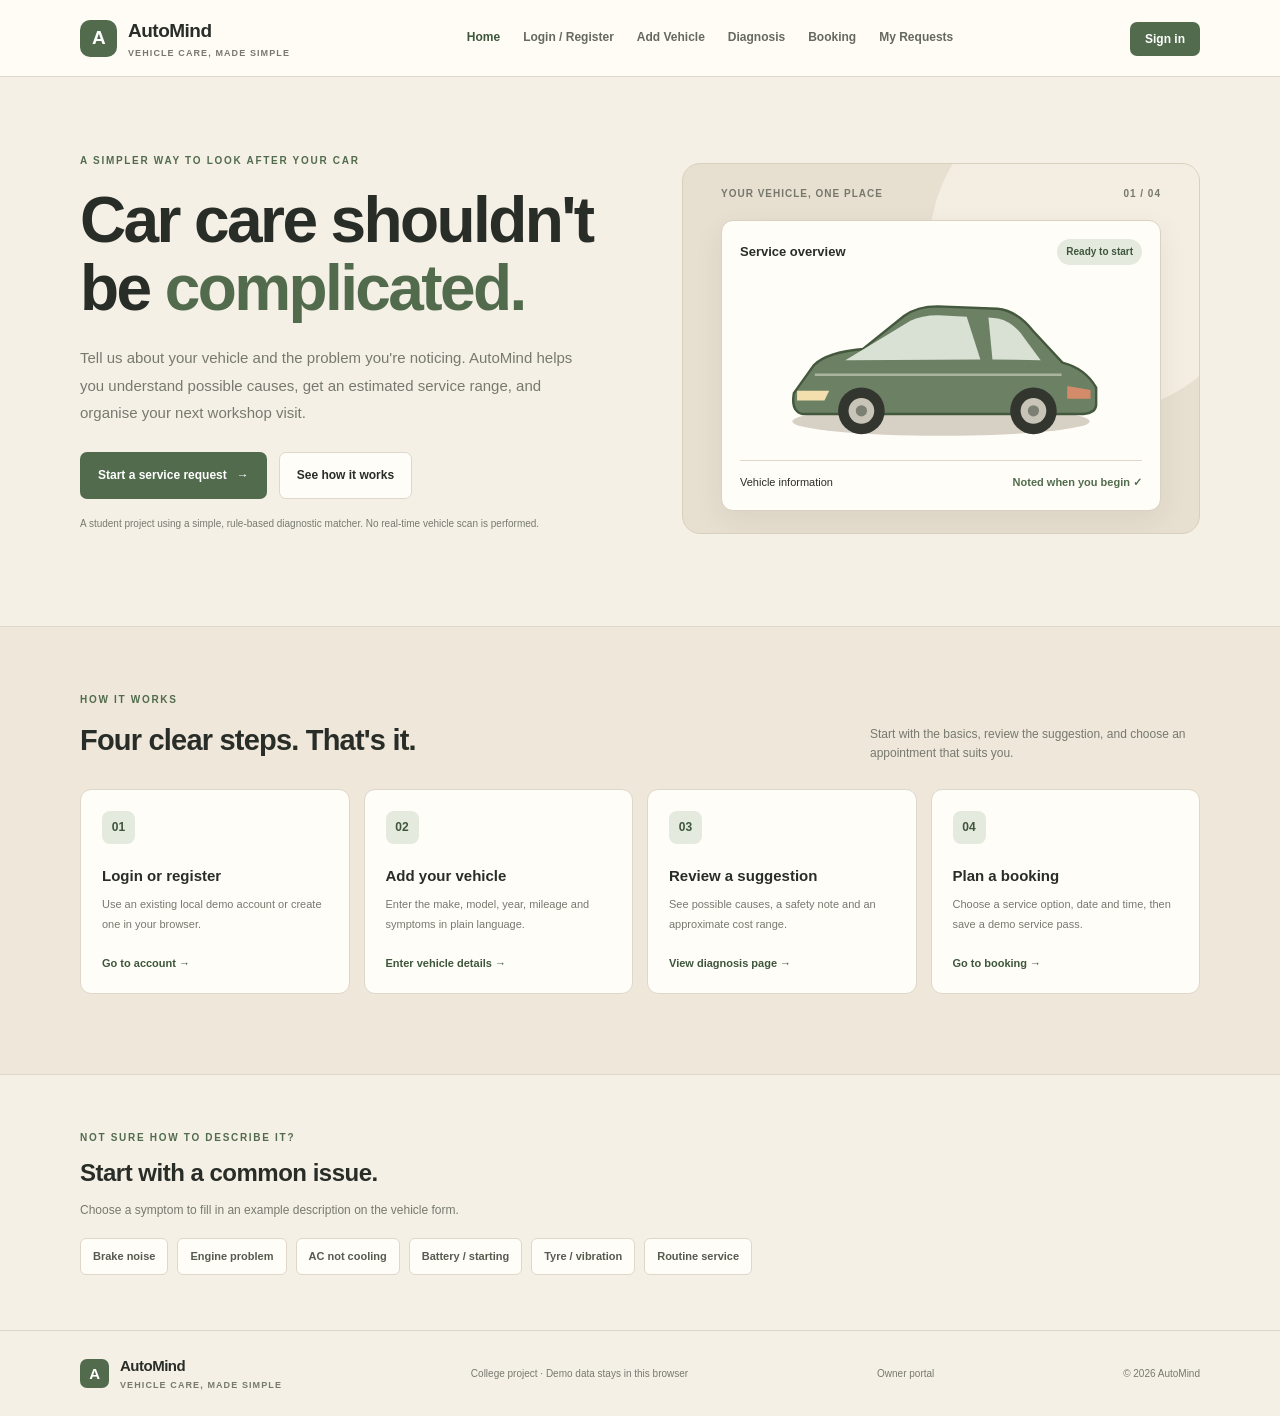
<file: index.html>
<!DOCTYPE html>
<html lang="en"><head><meta charset="UTF-8"><meta name="viewport" content="width=device-width, initial-scale=1"><meta name="description" content="Simple vehicle service booking with symptom-based diagnostic suggestions."><title>AutoMind | Vehicle Service Made Simple</title><link rel="stylesheet" href="css/styles.css"></head>
<body data-page="home">
<header class="site-header"><div class="wrap header-inner"><a class="brand" href="index.html"><span class="brand-mark">A</span><span>AutoMind<small>VEHICLE CARE, MADE SIMPLE</small></span></a><nav class="nav"><a class="active" href="index.html">Home</a><a href="login.html">Login / Register</a><a href="vehicle.html">Add Vehicle</a><a href="ai-solution.html">Diagnosis</a><a href="booking.html">Booking</a><a href="my-requests.html">My Requests</a></nav><div id="nav-auth-container"><a class="header-action" href="login.html">Get started</a></div></div></header>
<main>
<section class="wrap hero"><div><div class="kicker">A simpler way to look after your car</div><h1>Car care shouldn't be <span>complicated.</span></h1><p>Tell us about your vehicle and the problem you're noticing. AutoMind helps you understand possible causes, get an estimated service range, and organise your next workshop visit.</p><div class="actions"><a class="btn btn-primary" href="login.html">Start a service request <span>→</span></a><a class="btn btn-secondary" href="#how-it-works">See how it works</a></div><p style="font-size:10px;margin-top:16px">A student project using a simple, rule-based diagnostic matcher. No real-time vehicle scan is performed.</p></div>
<div class="hero-art"><div class="garage-scene"><div class="garage-top"><span>YOUR VEHICLE, ONE PLACE</span><span>01 / 04</span></div><div class="garage-card"><div style="display:flex;justify-content:space-between;align-items:center"><strong style="font-size:13px">Service overview</strong><span class="pill">Ready to start</span></div><svg class="car-svg" viewBox="0 0 500 220" aria-label="Simple car illustration" role="img"><ellipse cx="250" cy="177" rx="185" ry="18" fill="#d7d1c5"/><path d="M67 142 L92 107 Q108 91 153 87 L204 46 Q220 34 246 34 L320 37 Q344 39 364 64 L401 104 Q429 111 443 135 L443 157 Q442 167 427 168 L78 168 Q63 165 67 142Z" fill="#6c8064" stroke="#43583d" stroke-width="3"/><path d="M131 101 L212 52 Q225 45 247 45 L282 47 L299 100Z" fill="#d9e0d4"/><path d="M309 48 L321 49 Q340 53 354 74 L374 101 L314 100Z" fill="#d9e0d4"/><path d="M93 119 L400 119" stroke="#a9b69f" stroke-width="3"/><path d="M71 139 L111 139 L105 151 L71 151Z" fill="#f2dfad"/><path d="M407 133 L436 138 L436 149 L407 149Z" fill="#d48b69"/><circle cx="151" cy="164" r="29" fill="#33362f"/><circle cx="151" cy="164" r="16" fill="#c9c4b8"/><circle cx="151" cy="164" r="7" fill="#7c8074"/><circle cx="365" cy="164" r="29" fill="#33362f"/><circle cx="365" cy="164" r="16" fill="#c9c4b8"/><circle cx="365" cy="164" r="7" fill="#7c8074"/></svg><div class="mini-status"><span>Vehicle information</span><strong style="color:var(--green)">Noted when you begin ✓</strong></div></div></div></div></section>
<section class="steps-section" id="how-it-works"><div class="wrap"><div class="section-head"><div><div class="kicker">How it works</div><h2>Four clear steps. That's it.</h2></div><p>Start with the basics, review the suggestion, and choose an appointment that suits you.</p></div><div class="steps">
<article class="step-card"><div class="step-no">01</div><h3>Login or register</h3><p>Use an existing local demo account or create one in your browser.</p><a href="login.html">Go to account →</a></article>
<article class="step-card"><div class="step-no">02</div><h3>Add your vehicle</h3><p>Enter the make, model, year, mileage and symptoms in plain language.</p><a href="vehicle.html">Enter vehicle details →</a></article>
<article class="step-card"><div class="step-no">03</div><h3>Review a suggestion</h3><p>See possible causes, a safety note and an approximate cost range.</p><a href="ai-solution.html">View diagnosis page →</a></article>
<article class="step-card"><div class="step-no">04</div><h3>Plan a booking</h3><p>Choose a service option, date and time, then save a demo service pass.</p><a href="booking.html">Go to booking →</a></article>
</div></div></section>
<section class="wrap quick-section"><div class="kicker">Not sure how to describe it?</div><h2>Start with a common issue.</h2><p>Choose a symptom to fill in an example description on the vehicle form.</p><div class="symptoms"><button class="symptom" onclick="quickStartWithSymptom('Brake squealing or grinding when stopping')">Brake noise</button><button class="symptom" onclick="quickStartWithSymptom('Engine misfire or rough running')">Engine problem</button><button class="symptom" onclick="quickStartWithSymptom('Air conditioning blowing warm air')">AC not cooling</button><button class="symptom" onclick="quickStartWithSymptom('Clicking sound and battery starting issue')">Battery / starting</button><button class="symptom" onclick="quickStartWithSymptom('Tyre vibration or puncture')">Tyre / vibration</button><button class="symptom" onclick="quickStartWithSymptom('Routine oil and filter service')">Routine service</button></div></section>
</main><footer class="footer"><div class="wrap footer-inner"><a class="brand" href="index.html"><span class="brand-mark">A</span><span>AutoMind<small>VEHICLE CARE, MADE SIMPLE</small></span></a><span>College project · Demo data stays in this browser</span><a href="owner-login.html">Owner portal</a><span>© 2026 AutoMind</span></div></footer>
<script src="js/data.js"></script><script src="js/common.js"></script><script>function quickStartWithSymptom(issue){const v=readStore(STORAGE_KEYS.VEHICLE,{});v.issue=issue;writeStore(STORAGE_KEYS.VEHICLE,v);location.href=currentUser()?'vehicle.html':'login.html';}</script></body></html>
</file>
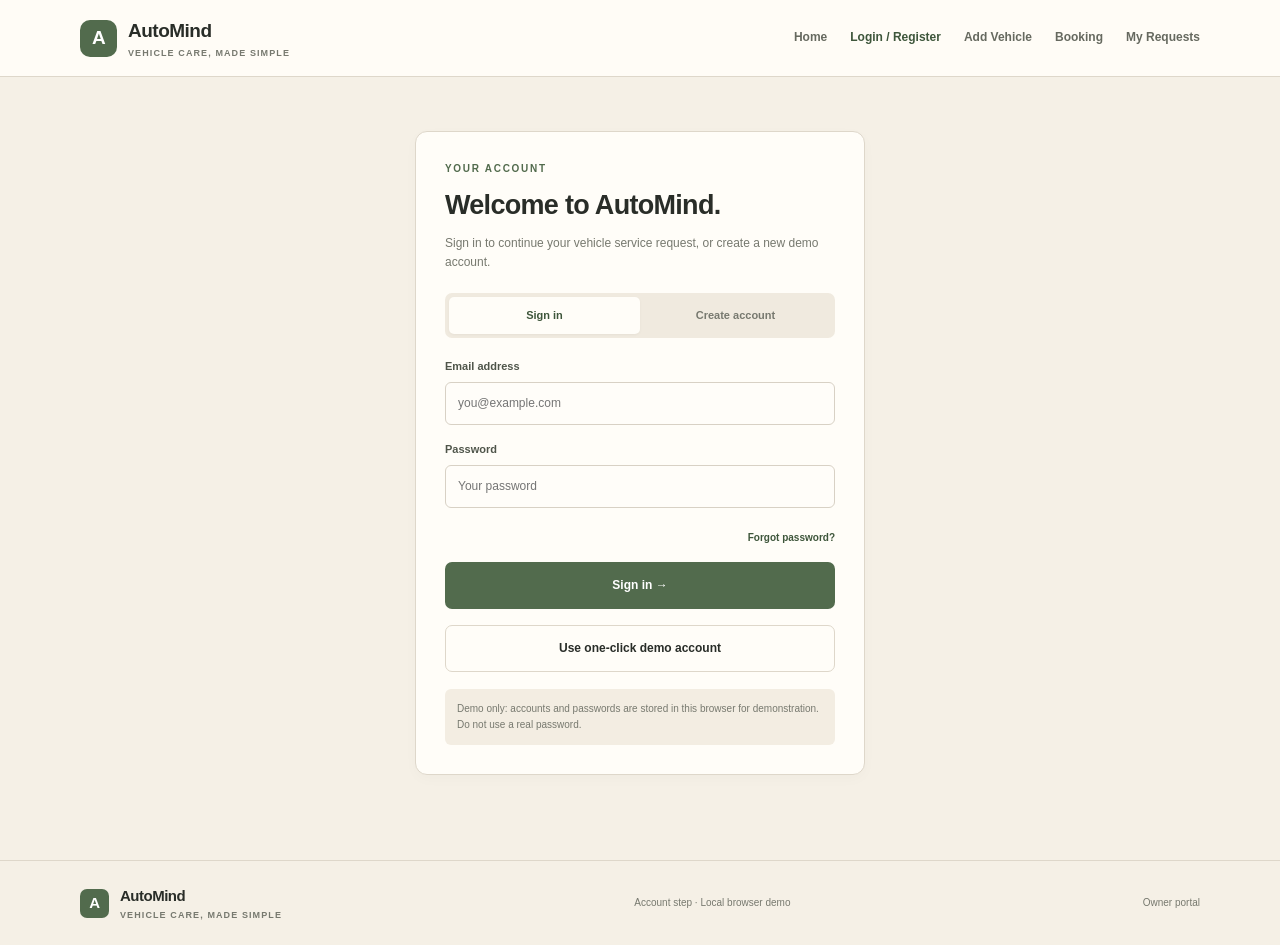
<file: ai-solution.html>
<!DOCTYPE html><html lang="en"><head><meta charset="UTF-8"><meta name="viewport" content="width=device-width, initial-scale=1"><title>Diagnostic Suggestion | AutoMind</title><link rel="stylesheet" href="css/styles.css"></head><body data-page="ai-solution">
<header class="site-header"><div class="wrap header-inner"><a class="brand" href="index.html"><span class="brand-mark">A</span><span>AutoMind<small>VEHICLE CARE, MADE SIMPLE</small></span></a><nav class="nav"><a href="index.html">Home</a><a href="vehicle.html">Add Vehicle</a><a class="active" href="ai-solution.html">Diagnosis</a><a href="booking.html">Booking</a><a href="my-requests.html">My Requests</a></nav><div id="nav-auth-container"></div></div></header>
<main class="page-main wrap"><div class="page-title"><div class="kicker">Step 3 of 4</div><h1>Your diagnostic suggestion.</h1><p>A plain-language starting point based on the symptoms you entered.</p></div><div class="progress"><div class="progress-step done"><span class="num">✓</span><span>Login</span></div><div class="progress-line"></div><div class="progress-step done"><span class="num">✓</span><span>Vehicle</span></div><div class="progress-line"></div><div class="progress-step active"><span class="num">3</span><span>Diagnosis</span></div><div class="progress-line"></div><div class="progress-step"><span class="num">4</span><span>Booking</span></div></div>
<div id="ai-loading-state" class="panel" style="text-align:center;padding:45px 20px"><div style="width:42px;height:42px;border:3px solid var(--paper2);border-top-color:var(--green);border-radius:50%;margin:0 auto 18px;animation:spin .8s linear infinite"></div><h2 style="font-size:18px;margin-bottom:6px">Reviewing your vehicle details…</h2><p id="ai-scan-status" class="muted" style="font-size:11px;margin:0">Matching the symptoms to common fault categories.</p></div><style>@keyframes spin{to{transform:rotate(360deg)}}</style><div id="ai-solution-container" class="hidden"></div></main>
<footer class="footer"><div class="wrap footer-inner"><span>AutoMind · Diagnostic suggestion</span><span>Rule-based demo, not a professional diagnosis</span></div></footer><script src="js/data.js"></script><script src="js/common.js"></script></body></html>
</file>
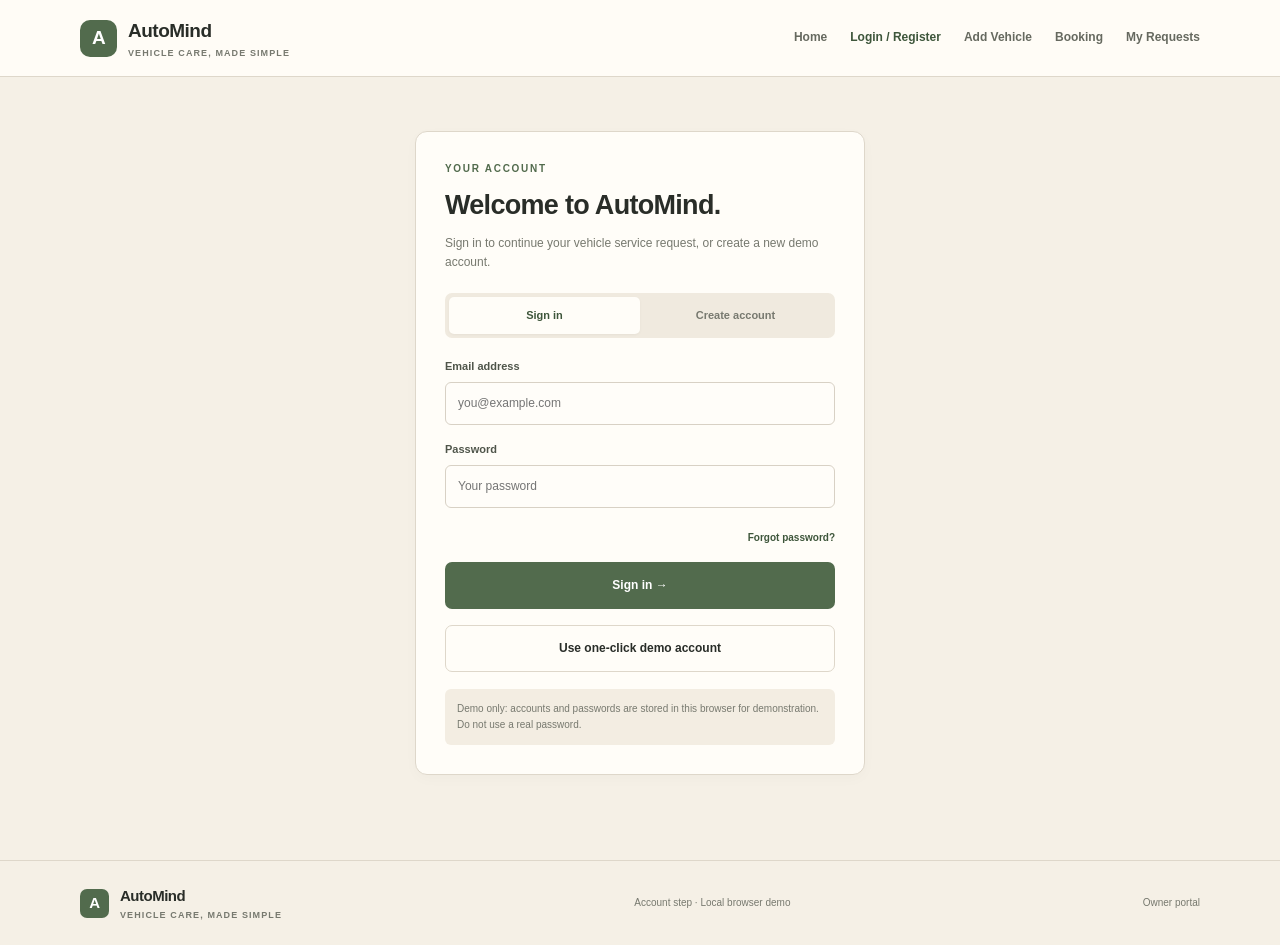
<file: booking.html>
<!DOCTYPE html><html lang="en"><head><meta charset="UTF-8"><meta name="viewport" content="width=device-width, initial-scale=1"><title>Booking Details | AutoMind</title><link rel="stylesheet" href="css/styles.css"></head><body data-page="booking">
<header class="site-header"><div class="wrap header-inner"><a class="brand" href="index.html"><span class="brand-mark">A</span><span>AutoMind<small>VEHICLE CARE, MADE SIMPLE</small></span></a><nav class="nav"><a href="index.html">Home</a><a href="vehicle.html">Add Vehicle</a><a href="ai-solution.html">Diagnosis</a><a class="active" href="booking.html">Booking</a></nav><div id="nav-auth-container"></div></div></header>
<main class="page-main wrap"><div class="page-title"><div class="kicker">Step 4 of 4</div><h1>Review and plan your service.</h1><p>Check the details, choose a service option and save a demo booking.</p></div><div class="progress"><div class="progress-step done"><span class="num">✓</span><span>Login</span></div><div class="progress-line"></div><div class="progress-step done"><span class="num">✓</span><span>Vehicle</span></div><div class="progress-line"></div><div class="progress-step done"><span class="num">✓</span><span>Diagnosis</span></div><div class="progress-line"></div><div class="progress-step active"><span class="num">4</span><span>Booking</span></div></div>
<section id="booking-review-card" class="panel"><div class="panel-head"><div class="kicker">Booking summary</div><h2>Check your details</h2><p>You can go back to edit your vehicle or review the diagnostic suggestion.</p></div><div class="summary-grid mb-18"><div class="summary-box"><h3>VEHICLE & CUSTOMER</h3><p id="summary-vehicle-title"><strong>Vehicle details</strong></p><p id="summary-vehicle-specs"></p><p>Customer: <strong id="summary-customer-name"></strong></p><p>Contact: <span id="summary-customer-phone"></span></p><p><a href="vehicle.html" style="color:var(--green-dark);font-weight:700">Edit vehicle →</a></p></div><div class="summary-box"><h3>DIAGNOSTIC SUGGESTION</h3><p><strong id="summary-package-title"></strong></p><p id="summary-package-tagline"></p><p><a href="ai-solution.html" style="color:var(--green-dark);font-weight:700">Review suggestion →</a></p></div></div>
<form id="booking-form"><div class="field"><label>Choose a service option</label><div class="mode-grid"><div class="mode-card selected" data-mode="hub"><h3>Drive-in service hub</h3><p>Take your vehicle to the workshop.</p><strong>No dispatch fee</strong></div><div class="mode-card" data-mode="doorstep"><h3>Doorstep mobile van</h3><p>A mechanic visits your address.</p><strong>₹450 visit fee</strong></div><div class="mode-card" data-mode="valet"><h3>Valet pick & drop</h3><p>Vehicle pickup and return service.</p><strong>₹800 service fee</strong></div></div></div>
<div class="form-grid"><div class="field"><label for="booking-date">Preferred date *</label><input type="date" id="booking-date" required></div><div class="field"><label for="booking-slot">Preferred time *</label><select id="booking-slot" required><option value="">Choose a time</option><option>09:00–11:00 AM</option><option>11:00 AM–01:00 PM</option><option>02:00–04:00 PM</option><option>04:00–06:00 PM</option></select></div><div class="field field-full"><label for="booking-address">Workshop / home address (optional)</label><input id="booking-address" placeholder="Enter a location for your service"></div><div class="field field-full"><label for="booking-notes">Additional notes (optional)</label><textarea id="booking-notes" placeholder="Anything the workshop should know?"></textarea></div></div>
<div class="panel" style="background:#f8f3e9;padding:18px;margin-top:8px"><div class="label-sm">Estimated price breakdown</div><div class="cost-line"><span>Suggested service starting estimate</span><strong id="price-service">₹0</strong></div><div class="cost-line"><span>Service visit / dispatch</span><strong id="price-dispatch">₹0</strong></div><div class="cost-line"><span>Workshop handling</span><strong id="price-fee">₹0</strong></div><div class="cost-line"><span>Demo tax estimate (5%)</span><strong id="price-tax">₹0</strong></div><div class="cost-line" style="font-size:16px"><strong>Estimated total</strong><strong id="price-total">₹0</strong></div><p class="muted" style="font-size:10px;margin:8px 0 0">Indicative only. Final price depends on the physical inspection and approved work.</p></div><div class="form-actions"><button class="btn btn-primary" type="submit">Confirm demo booking →</button><a class="btn btn-secondary" href="ai-solution.html">Back to diagnosis</a></div></form></section>
<section id="booking-confirmation" class="hidden"></section></main>
<footer class="footer"><div class="wrap footer-inner"><span>AutoMind · Booking</span><span>Demo bookings are saved in this browser only</span></div></footer><script src="js/data.js"></script><script src="js/common.js"></script></body></html>
</file>
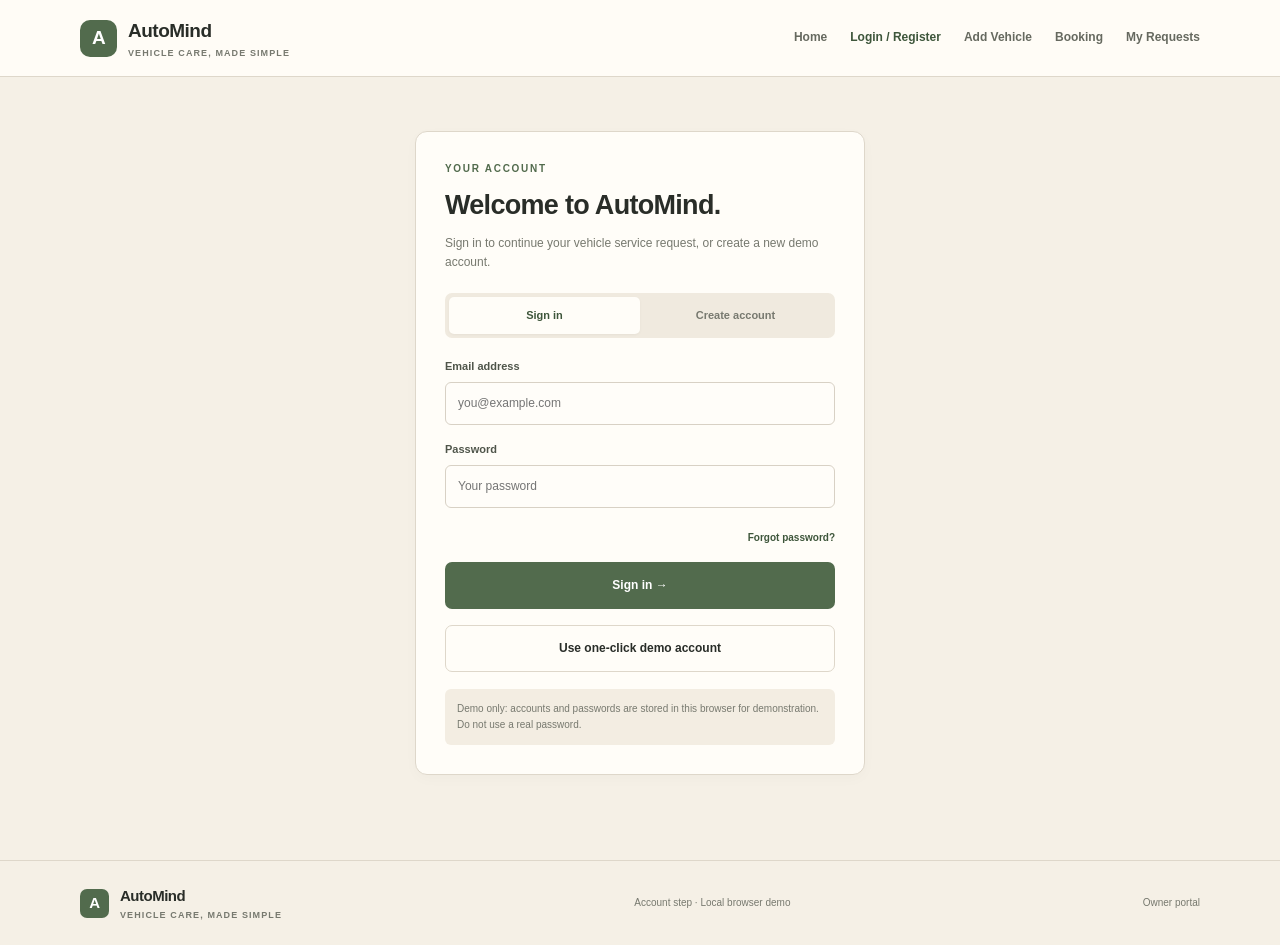
<file: login.html>
<!DOCTYPE html><html lang="en"><head><meta charset="UTF-8"><meta name="viewport" content="width=device-width, initial-scale=1"><title>Login / Register | AutoMind</title><link rel="stylesheet" href="css/styles.css"></head><body data-page="login">
<header class="site-header"><div class="wrap header-inner"><a class="brand" href="index.html"><span class="brand-mark">A</span><span>AutoMind<small>VEHICLE CARE, MADE SIMPLE</small></span></a><nav class="nav"><a href="index.html">Home</a><a class="active" href="login.html">Login / Register</a><a href="vehicle.html">Add Vehicle</a><a href="booking.html">Booking</a><a href="my-requests.html">My Requests</a></nav></div></header>
<main class="page-main wrap"><div class="auth-wrap"><section class="panel auth-panel"><div class="kicker">Your account</div><h1>Welcome to AutoMind.</h1><p>Sign in to continue your vehicle service request, or create a new demo account.</p><div id="already-logged-in-box" class="hidden"><div class="notice success">You're already signed in as <strong id="logged-in-name"></strong> (<span id="logged-in-email"></span>).</div><div class="actions"><a class="btn btn-primary" href="vehicle.html">Continue to vehicle details →</a><button class="btn btn-secondary" onclick="logoutUser()">Sign in with another account</button></div></div>
<div id="auth-forms-container"><div class="auth-tabs"><button id="tab-signin" class="active" type="button">Sign in</button><button id="tab-signup" type="button">Create account</button></div>
<form id="signin-form"><div class="field"><label for="signin-email">Email address</label><input id="signin-email" type="email" autocomplete="email" required placeholder="you@example.com"></div><div class="field"><label for="signin-password">Password</label><input id="signin-password" type="password" autocomplete="current-password" required placeholder="Your password"></div><div style="text-align:right;margin-bottom:14px"><a href="#" id="forgot-link" style="font-size:10px;color:var(--green-dark);font-weight:700">Forgot password?</a></div><button class="btn btn-primary" type="submit">Sign in →</button></form>
<form id="signup-form" class="hidden"><div class="field"><label for="signup-name">Full name</label><input id="signup-name" required placeholder="Your name"></div><div class="field"><label for="signup-phone">Mobile number (optional)</label><input id="signup-phone" type="tel" placeholder="Your contact number"></div><div class="field"><label for="signup-email">Email address</label><input id="signup-email" type="email" required placeholder="you@example.com"></div><div class="field"><label for="signup-password">Create password</label><input id="signup-password" type="password" minlength="6" required placeholder="At least 6 characters"></div><button class="btn btn-primary" type="submit">Create account and continue →</button></form>
<div style="margin-top:16px"><button type="button" id="fast-demo-btn" class="btn btn-secondary" style="width:100%">Use one-click demo account</button></div><div class="demo-note">Demo only: accounts and passwords are stored in this browser for demonstration. Do not use a real password.</div></div></section></div></main>
<footer class="footer"><div class="wrap footer-inner"><a class="brand" href="index.html"><span class="brand-mark">A</span><span>AutoMind<small>VEHICLE CARE, MADE SIMPLE</small></span></a><span>Account step · Local browser demo</span><a href="owner-login.html">Owner portal</a></div></footer><script src="js/data.js"></script><script src="js/common.js"></script></body></html>
</file>
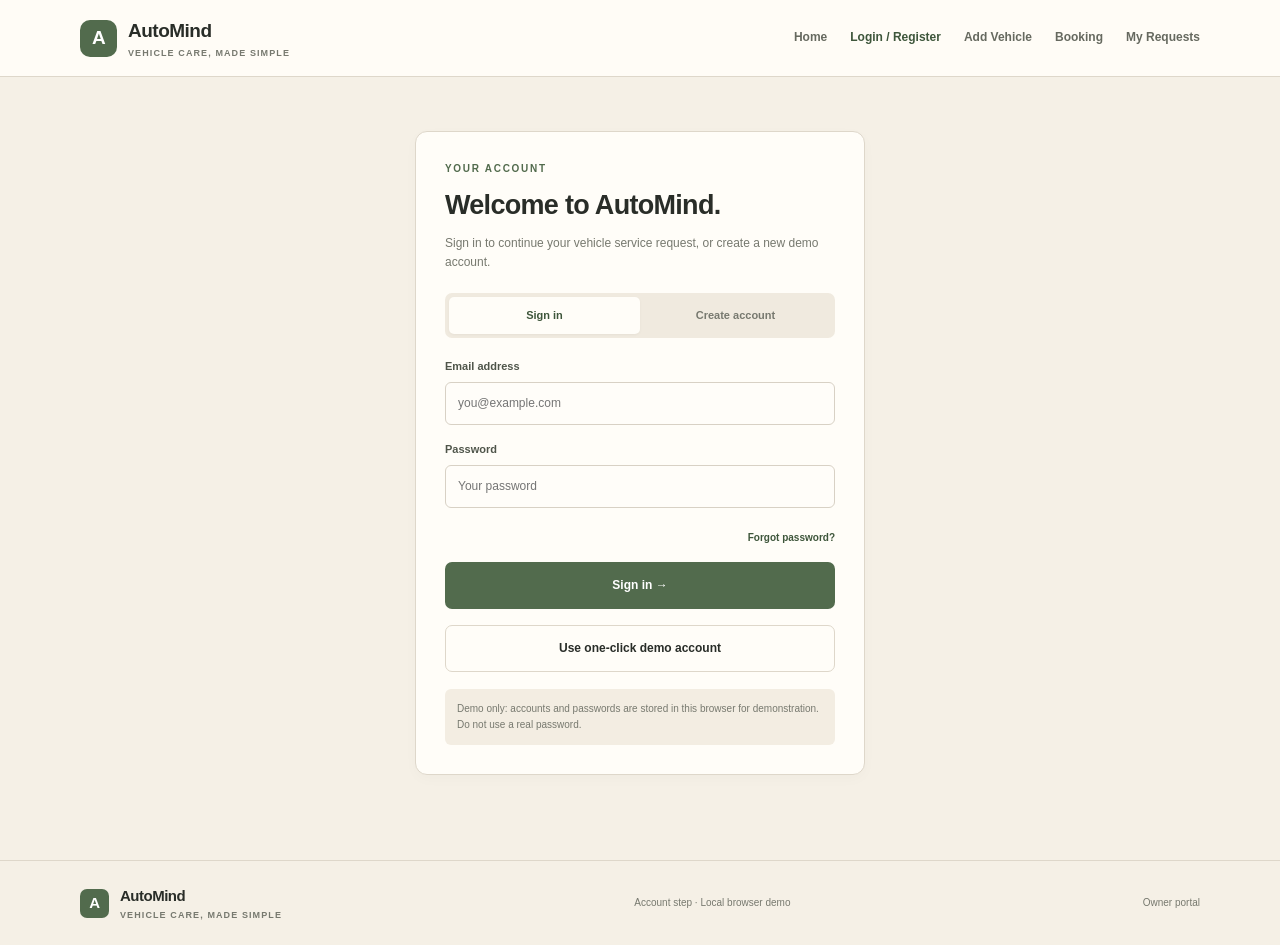
<file: my-requests.html>
<!DOCTYPE html>
<html lang="en"><head><meta charset="UTF-8"><meta name="viewport" content="width=device-width, initial-scale=1"><meta name="description" content="Track your AutoMind service requests."><title>My Requests | AutoMind</title><link rel="stylesheet" href="css/styles.css"></head>
<body data-page="my-requests"><header class="site-header"><div class="wrap header-inner"><a class="brand" href="index.html"><span class="brand-mark">A</span><span>AutoMind<small>VEHICLE CARE, MADE SIMPLE</small></span></a><nav class="nav"><a href="index.html">Home</a><a href="vehicle.html">Add Vehicle</a><a href="booking.html">Booking</a><a class="active" href="my-requests.html">My Requests</a></nav><div id="nav-auth-container"></div></div></header>
<main class="page-main wrap"><div class="page-title"><div class="kicker">Customer dashboard</div><h1>My service requests.</h1><p>See whether the workshop owner has accepted or declined your request.</p></div><div class="notice">Your request is sent to the owner for review. Status updates are visible here when the owner makes a decision.</div><div id="customer-requests-list"></div></main>
<footer class="footer"><div class="wrap footer-inner"><span>AutoMind · Customer requests</span><a href="owner-login.html">Owner portal</a></div></footer><script src="js/data.js"></script><script src="js/common.js"></script></body></html>
</file>
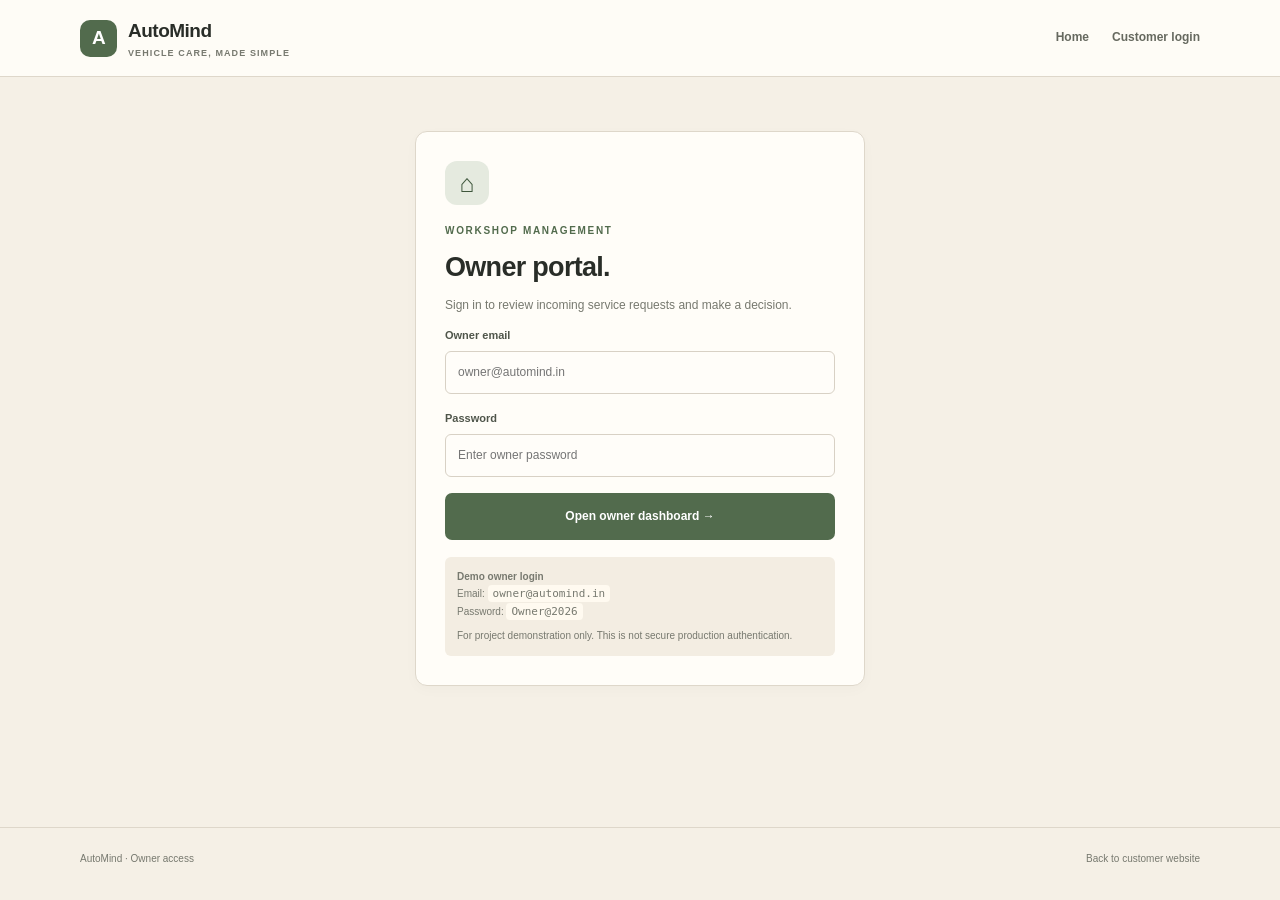
<file: owner-dashboard.html>
<!DOCTYPE html>
<html lang="en"><head><meta charset="UTF-8"><meta name="viewport" content="width=device-width, initial-scale=1"><meta name="description" content="Review AutoMind vehicle repair requests."><title>Owner Dashboard | AutoMind</title><link rel="stylesheet" href="css/styles.css"></head>
<body data-page="owner-dashboard"><header class="site-header"><div class="wrap header-inner"><a class="brand" href="index.html"><span class="brand-mark">A</span><span>AutoMind<small>OWNER WORKSPACE</small></span></a><nav class="nav"><a href="index.html">Customer site</a><a class="active" href="owner-dashboard.html">Requests</a></nav><div id="owner-nav-actions"></div></div></header>
<main class="page-main wrap"><section class="owner-welcome"><div><div class="kicker">Workshop overview</div><h1>Service requests.</h1><p>Review the vehicle, customer concern and preferred appointment, then accept or decline each request.</p></div><button class="btn btn-secondary" id="refresh-requests" type="button">↻ Refresh</button></section>
<div class="owner-stats" id="owner-stats"></div><section class="panel owner-request-panel"><div class="owner-list-head"><div><div class="kicker">Incoming work</div><h2>Request inbox</h2><p class="muted">New requests appear at the top. Open a request to see every detail.</p></div><div class="owner-filters"><button class="filter-chip active" data-filter="all">All</button><button class="filter-chip" data-filter="Pending">Pending</button><button class="filter-chip" data-filter="Accepted">Accepted</button><button class="filter-chip" data-filter="Declined">Declined</button></div></div><div id="owner-request-list"></div></section></main>
<footer class="footer"><div class="wrap footer-inner"><span>AutoMind · Owner workspace</span><span>Demo data is stored in this browser</span></div></footer><script src="js/data.js"></script><script src="js/common.js"></script></body></html>
</file>
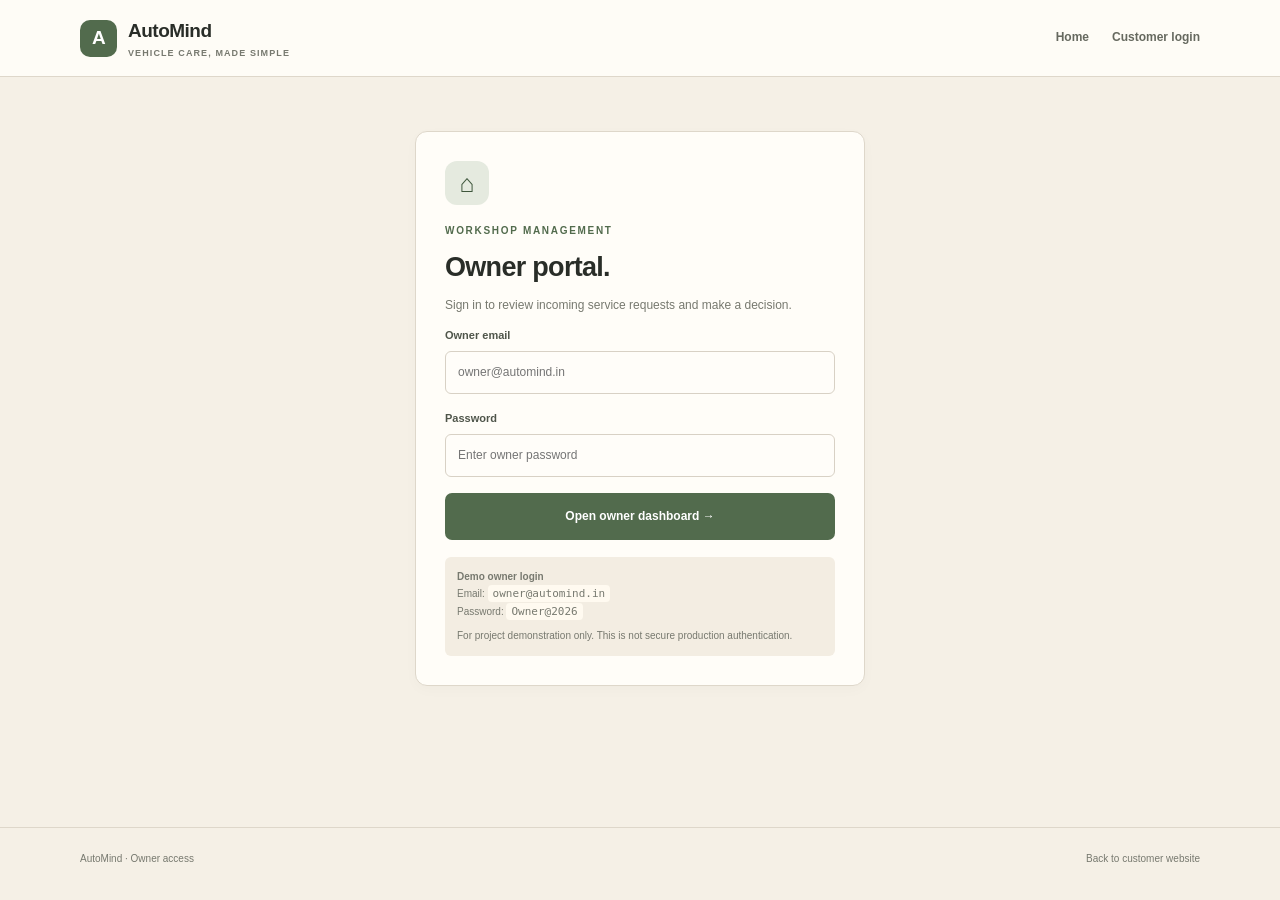
<file: owner-login.html>
<!DOCTYPE html>
<html lang="en"><head><meta charset="UTF-8"><meta name="viewport" content="width=device-width, initial-scale=1"><meta name="description" content="AutoMind owner portal sign in."><title>Owner Sign In | AutoMind</title><link rel="stylesheet" href="css/styles.css"></head>
<body data-page="owner-login"><header class="site-header"><div class="wrap header-inner"><a class="brand" href="index.html"><span class="brand-mark">A</span><span>AutoMind<small>VEHICLE CARE, MADE SIMPLE</small></span></a><nav class="nav"><a href="index.html">Home</a><a href="login.html">Customer login</a></nav></div></header>
<main class="page-main wrap"><div class="auth-wrap"><section class="panel auth-panel owner-auth"><div class="owner-icon">⌂</div><div class="kicker">Workshop management</div><h1>Owner portal.</h1><p>Sign in to review incoming service requests and make a decision.</p><form id="owner-login-form"><div class="field"><label for="owner-email">Owner email</label><input id="owner-email" type="email" autocomplete="username" required placeholder="owner@automind.in"></div><div class="field"><label for="owner-password">Password</label><input id="owner-password" type="password" autocomplete="current-password" required placeholder="Enter owner password"></div><button class="btn btn-primary" type="submit">Open owner dashboard →</button></form><div class="demo-note"><strong>Demo owner login</strong><br>Email: <code>owner@automind.in</code><br>Password: <code>Owner@2026</code><br><span>For project demonstration only. This is not secure production authentication.</span></div></section></div></main>
<footer class="footer"><div class="wrap footer-inner"><span>AutoMind · Owner access</span><a href="index.html">Back to customer website</a></div></footer><script src="js/data.js"></script><script src="js/common.js"></script></body></html>
</file>
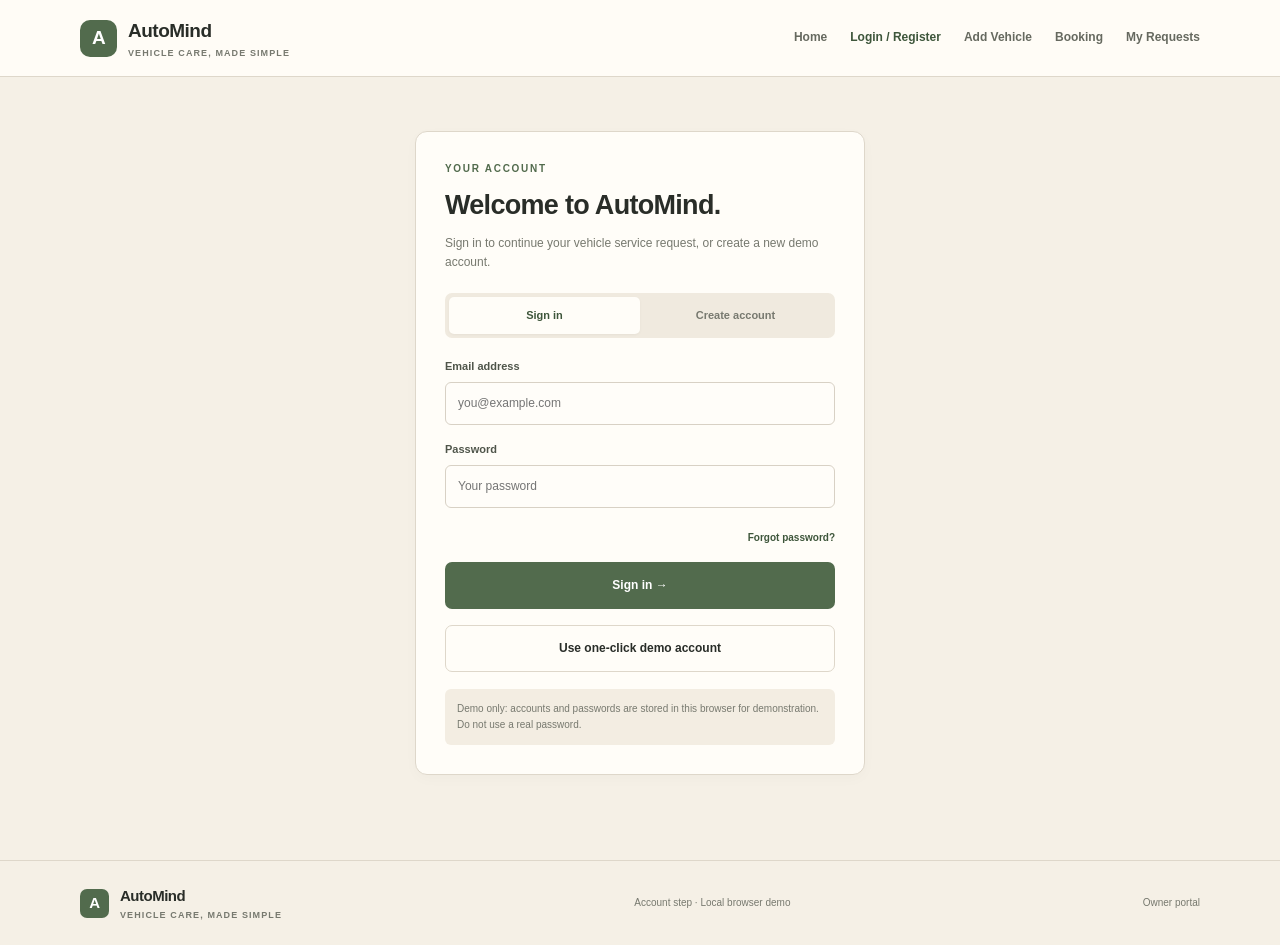
<file: vehicle.html>
<!DOCTYPE html><html lang="en"><head><meta charset="UTF-8"><meta name="viewport" content="width=device-width, initial-scale=1"><title>Add Vehicle | AutoMind</title><link rel="stylesheet" href="css/styles.css"></head><body data-page="vehicle">
<header class="site-header"><div class="wrap header-inner"><a class="brand" href="index.html"><span class="brand-mark">A</span><span>AutoMind<small>VEHICLE CARE, MADE SIMPLE</small></span></a><nav class="nav"><a href="index.html">Home</a><a href="login.html">Account</a><a class="active" href="vehicle.html">Add Vehicle</a><a href="ai-solution.html">Diagnosis</a><a href="booking.html">Booking</a><a href="my-requests.html">My Requests</a></nav><div id="nav-auth-container"></div></div></header>
<main class="page-main wrap"><div class="page-title"><div class="kicker">Step 2 of 4</div><h1>Tell us about your vehicle.</h1><p>A few details help us make a more relevant diagnostic suggestion.</p></div><div class="progress"><div class="progress-step done"><span class="num">✓</span><span>Login</span></div><div class="progress-line"></div><div class="progress-step active"><span class="num">2</span><span>Vehicle</span></div><div class="progress-line"></div><div class="progress-step"><span class="num">3</span><span>Diagnosis</span></div><div class="progress-line"></div><div class="progress-step"><span class="num">4</span><span>Booking</span></div></div>
<section class="panel"><div class="panel-head"><div class="kicker">Vehicle information</div><h2>Vehicle details</h2><p>Fields marked * are required.</p></div><form id="vehicle-form"><div class="form-grid"><div class="field"><label for="vehicle-make">Make / brand *</label><select id="vehicle-make" required></select></div><div class="field"><label for="vehicle-model">Model *</label><select id="vehicle-model" required></select></div><div class="field"><label for="vehicle-year">Model year *</label><select id="vehicle-year" required></select></div><div class="field"><label for="vehicle-fuel">Fuel / powertrain</label><select id="vehicle-fuel"></select></div><div class="field"><label for="vehicle-mileage">Odometer (km)</label><input id="vehicle-mileage" type="number" min="0" placeholder="e.g. 45000"><span class="hint">Approximate distance travelled.</span></div><div class="field"><label for="vehicle-plate">Registration number (optional)</label><input id="vehicle-plate" placeholder="e.g. MH 01 AB 1234"></div><div class="field field-full"><label for="vehicle-issue">Describe the problem or service needed *</label><textarea id="vehicle-issue" required placeholder="For example: My brakes make a squealing sound when I stop."></textarea><span class="hint">Use everyday words. A mechanic can confirm the cause during inspection.</span></div></div><div class="field"><label>Quick symptom examples</label><div class="symptom-tags"><button class="symptom-tag" type="button" data-desc="Brake squealing or grinding when stopping">Brake noise</button><button class="symptom-tag" type="button" data-desc="Engine misfire or rough running">Engine issue</button><button class="symptom-tag" type="button" data-desc="Air conditioning blowing warm air">AC not cooling</button><button class="symptom-tag" type="button" data-desc="Clicking sound and battery starting issue">Battery / starting</button><button class="symptom-tag" type="button" data-desc="Tyre vibration or puncture">Tyre issue</button><button class="symptom-tag" type="button" data-desc="Routine oil and filter service">Routine service</button></div></div><div class="form-actions"><button class="btn btn-primary" type="submit">Get diagnostic suggestion →</button><a class="btn btn-secondary" href="index.html">Cancel</a></div></form></section></main>
<footer class="footer"><div class="wrap footer-inner"><span>AutoMind · Vehicle information</span><span>Stored locally in this browser</span></div></footer><script src="js/data.js"></script><script src="js/common.js"></script></body></html>
</file>
<file: css/styles.css>
:root{--cream:#f5f0e6;--paper:#fffdf8;--paper2:#eee7da;--ink:#292d28;--muted:#77796f;--line:#ded7ca;--green:#526b4d;--green-dark:#3e563b;--green-pale:#e5eadf;--rust:#a95f3f;--rust-pale:#f4e5da;--yellow:#f2dfad;--shadow:0 10px 30px rgba(51,45,34,.07)}
*{box-sizing:border-box}html{scroll-behavior:smooth}body{margin:0;background:var(--cream);color:var(--ink);font:15px/1.6 Arial,Helvetica,sans-serif}a{color:inherit;text-decoration:none}button,input,select,textarea{font:inherit}button,a{touch-action:manipulation}button{cursor:pointer}.wrap{width:min(1120px,calc(100% - 40px));margin:auto}.site-header{background:rgba(255,253,248,.92);border-bottom:1px solid var(--line);position:sticky;top:0;z-index:10}.header-inner{height:76px;display:flex;align-items:center;justify-content:space-between;gap:24px}.brand{display:flex;align-items:center;gap:11px;font-weight:800;font-size:19px;letter-spacing:-.5px}.brand-mark{width:37px;height:37px;display:grid;place-items:center;background:var(--green);color:#fff;border-radius:10px;font-size:19px}.brand small{display:block;font-size:9px;letter-spacing:1.1px;color:var(--muted);font-weight:700}.nav{display:flex;gap:23px;align-items:center}.nav a{font-size:12px;color:#66695f;font-weight:700}.nav a:hover,.nav a.active{color:var(--green-dark)}.header-action{background:var(--green);color:white;padding:10px 15px;border-radius:7px;font-size:12px;font-weight:700}.hero{padding:76px 0 82px;display:grid;grid-template-columns:1.03fr .97fr;align-items:center;gap:52px}.kicker{font-size:10px;letter-spacing:1.7px;text-transform:uppercase;font-weight:800;color:var(--green)}h1,h2,h3,p{margin-top:0}.hero h1{font:800 clamp(42px,5vw,64px)/1.07 Arial,sans-serif;letter-spacing:-2.6px;margin:17px 0 21px;max-width:610px}.hero h1 span{color:var(--green)}.hero p{color:var(--muted);max-width:510px;line-height:1.85;font-size:15px}.actions{display:flex;gap:12px;flex-wrap:wrap;margin-top:25px}.btn{display:inline-flex;align-items:center;justify-content:center;gap:10px;padding:13px 17px;border-radius:7px;border:1px solid transparent;font-weight:700;font-size:12px;transition:background .15s,border-color .15s}.btn-primary{background:var(--green);color:#fff}.btn-primary:hover{background:var(--green-dark)}.btn-secondary{background:var(--paper);border-color:var(--line);color:var(--ink)}.btn-secondary:hover{background:#f1ebdf}.btn-rust{background:var(--rust);color:#fff}.hero-art{background:#e7dfd0;border:1px solid #d9cfbe;border-radius:18px;min-height:350px;padding:22px;display:flex;align-items:center;justify-content:center;position:relative;overflow:hidden}.hero-art:before{content:"";position:absolute;width:330px;height:330px;border-radius:50%;background:#f4eee2;right:-60px;top:-80px}.garage-scene{position:relative;width:100%;max-width:440px}.garage-top{display:flex;justify-content:space-between;align-items:center;color:#77786c;font-size:10px;font-weight:700;letter-spacing:1px}.garage-card{position:relative;background:var(--paper);border:1px solid #d9d1c3;border-radius:12px;padding:18px;box-shadow:var(--shadow);margin-top:18px}.car-svg{width:100%;height:auto;display:block;margin:14px auto 4px}.mini-status{display:flex;justify-content:space-between;align-items:center;border-top:1px solid var(--line);padding-top:13px;font-size:11px}.pill{background:var(--green-pale);color:var(--green-dark);border-radius:20px;padding:5px 9px;font-size:10px;font-weight:700}.steps-section{padding:65px 0 80px;background:#eee7da;border-top:1px solid var(--line);border-bottom:1px solid var(--line)}.section-head{display:flex;justify-content:space-between;gap:30px;align-items:end;margin-bottom:26px}.section-head h2{font-size:29px;letter-spacing:-.8px;margin:9px 0 0}.section-head p{font-size:12px;color:var(--muted);max-width:330px;margin:0}.steps{display:grid;grid-template-columns:repeat(4,1fr);gap:14px}.step-card{background:var(--paper);border:1px solid var(--line);border-radius:11px;padding:21px;min-height:205px;display:flex;flex-direction:column}.step-no{width:33px;height:33px;border-radius:8px;background:var(--green-pale);color:var(--green-dark);display:grid;place-items:center;font-weight:800;font-size:12px;margin-bottom:20px}.step-card h3{font-size:15px;margin:0 0 7px}.step-card p{font-size:11px;color:var(--muted);line-height:1.8;margin:0 0 16px}.step-card a{font-size:11px;font-weight:700;color:var(--green-dark);margin-top:auto}.quick-section{padding:55px 0}.quick-section h2{font-size:24px;letter-spacing:-.5px;margin:8px 0}.quick-section>p{font-size:12px;color:var(--muted)}.symptoms{display:flex;flex-wrap:wrap;gap:9px;margin-top:18px}.symptom{border:1px solid var(--line);background:var(--paper);border-radius:6px;padding:9px 12px;font-size:11px;font-weight:700;color:#565b50}.symptom:hover{border-color:var(--green);color:var(--green-dark)}.footer{padding:23px 0;border-top:1px solid var(--line);color:var(--muted);font-size:10px}.footer-inner{display:flex;justify-content:space-between;gap:20px;align-items:center}.footer .brand{font-size:15px;color:var(--ink)}.footer .brand-mark{width:29px;height:29px;font-size:15px;border-radius:7px}
/* inner pages */
.page-main{padding:34px 0 65px;min-height:calc(100vh - 150px)}.page-title{margin-bottom:25px}.page-title h1{font-size:31px;letter-spacing:-.9px;margin:7px 0}.page-title p{font-size:12px;color:var(--muted);margin:0}.progress{display:flex;align-items:center;gap:10px;margin:0 0 27px}.progress-step{display:flex;align-items:center;gap:8px;color:#8b8c80;font-size:10px;font-weight:700;white-space:nowrap}.progress-step .num{display:grid;place-items:center;width:29px;height:29px;border-radius:50%;border:1px solid #cfc8ba;background:#f9f5ec;color:#78796e}.progress-step.done,.progress-step.active{color:var(--green-dark)}.progress-step.done .num,.progress-step.active .num{background:var(--green);color:#fff;border-color:var(--green)}.progress-line{height:1px;background:#d4ccbd;flex:1;min-width:10px}.panel{background:var(--paper);border:1px solid var(--line);border-radius:12px;padding:25px;box-shadow:0 4px 14px rgba(51,45,34,.025)}.panel-head{border-bottom:1px solid var(--line);padding-bottom:18px;margin-bottom:21px}.panel-head h2{font-size:20px;letter-spacing:-.4px;margin:4px 0}.panel-head p{font-size:11px;color:var(--muted);margin:0}.form-grid{display:grid;grid-template-columns:repeat(2,minmax(0,1fr));gap:16px}.field{display:flex;flex-direction:column;gap:6px;margin-bottom:16px}.field label{font-size:11px;font-weight:700;color:#4f554a}.field input,.field select,.field textarea{width:100%;border:1px solid #d8d1c5;border-radius:6px;padding:11px 12px;background:#fffdf9;color:var(--ink);font-size:12px;outline:none}.field input:focus,.field select:focus,.field textarea:focus{border-color:var(--green);box-shadow:0 0 0 3px #526b4d15}.field textarea{resize:vertical;min-height:95px}.field .hint{font-size:10px;color:var(--muted)}.field-full{grid-column:1/-1}.form-actions{display:flex;gap:10px;flex-wrap:wrap;margin-top:7px}.notice{background:#f2e9d4;border:1px solid #e4d6b6;padding:12px 14px;border-radius:7px;font-size:11px;color:#6f6041;margin-bottom:18px}.notice.success{background:#e7ede2;border-color:#d0dcc8;color:#405b3c}.notice.error{background:#f5e5dc;border-color:#e8cbb9;color:#914b31}.auth-wrap{max-width:450px;margin:20px auto}.auth-panel{padding:29px}.auth-tabs{display:flex;padding:4px;background:#f0eadf;border-radius:7px;margin:20px 0}.auth-tabs button{flex:1;border:0;background:transparent;border-radius:5px;padding:10px;font-size:11px;font-weight:700;color:var(--muted)}.auth-tabs button.active{background:var(--paper);color:var(--green-dark);box-shadow:0 1px 3px #0000000b}.auth-panel h1{font-size:27px;letter-spacing:-.7px;margin:7px 0}.auth-panel>p{font-size:12px;color:var(--muted)}.auth-panel .btn{width:100%}.demo-note{font-size:10px;color:var(--muted);padding:12px;background:#f3ede2;border-radius:6px;margin-top:17px}.symptom-tags{display:flex;gap:7px;flex-wrap:wrap;margin:0 0 15px}.symptom-tag{border:1px solid var(--line);background:#f6f0e5;border-radius:5px;padding:7px 9px;font-size:10px;font-weight:700;color:#62665b}.symptom-tag:hover{border-color:var(--green)}.solution-grid{display:grid;grid-template-columns:1.1fr .9fr;gap:16px}.result-banner{background:#e7ede2;border:1px solid #d2ddca;border-radius:9px;padding:18px;margin-bottom:18px}.result-banner .result-title{font-size:21px;font-weight:800;letter-spacing:-.5px;margin:6px 0}.result-banner p{font-size:12px;color:#596a52;margin:0}.label-sm{font-size:9px;font-weight:800;letter-spacing:1.2px;text-transform:uppercase;color:var(--muted)}.tag{display:inline-block;padding:5px 8px;border-radius:4px;background:#f0eadf;font-size:10px;font-weight:700;color:#69685d}.tag.warn{background:#f4e4d6;color:#995333}.tag.good{background:#e4ecdf;color:#476541}.list-clean{padding-left:18px;margin:10px 0;color:#5e6258;font-size:12px}.list-clean li{margin:7px 0}.cost-line{display:flex;justify-content:space-between;gap:20px;padding:11px 0;border-bottom:1px solid var(--line);font-size:12px}.cost-line:last-child{border-bottom:0}.cost-line strong{white-space:nowrap}.mode-grid{display:grid;grid-template-columns:repeat(3,1fr);gap:10px}.mode-card{background:#fffdf9;border:1px solid var(--line);padding:14px;border-radius:7px;cursor:pointer}.mode-card.selected{border:2px solid var(--green);padding:13px;background:#f1f4ec}.mode-card h3{font-size:12px;margin:0 0 5px}.mode-card p{font-size:10px;color:var(--muted);margin:0 0 7px}.mode-card strong{font-size:10px;color:var(--green-dark)}.summary-grid{display:grid;grid-template-columns:1fr 1fr;gap:13px}.summary-box{background:#f7f2e9;border:1px solid var(--line);border-radius:8px;padding:16px}.summary-box h3{font-size:11px;margin:0 0 9px}.summary-box p{font-size:11px;color:var(--muted);margin:3px 0}.summary-box strong{color:var(--ink)}.confirmation{border:1px solid #cddbc4;background:#edf2e8;border-radius:10px;padding:25px;text-align:center}.confirmation .check{width:48px;height:48px;display:grid;place-items:center;margin:0 auto 12px;border-radius:50%;background:var(--green);color:white;font-size:23px}.confirmation h2{font-size:25px;margin:0 0 5px}.confirmation p{font-size:12px;color:#5e6c56}.booking-ref{font-size:20px;font-weight:800;letter-spacing:1px;margin:15px 0}.tracker{display:grid;grid-template-columns:repeat(5,1fr);gap:7px;margin-top:20px}.track-step{background:#eee8dd;border-radius:5px;padding:10px 5px;font-size:9px;color:#8b8a7e;text-align:center}.track-step.done{background:#dbe6d3;color:#42623c;font-weight:700}.toast{position:fixed;right:18px;bottom:18px;background:#2e352b;color:#fff;padding:12px 16px;border-radius:6px;font-size:12px;z-index:20;box-shadow:var(--shadow)}.hidden{display:none!important}.muted{color:var(--muted)}.mt-18{margin-top:18px}.mb-18{margin-bottom:18px}.right{margin-left:auto}.quick-price{font-size:25px;font-weight:800;letter-spacing:-.8px}.print-only{display:none}
@media(max-width:800px){.hero{grid-template-columns:1fr;gap:30px;padding:53px 0}.hero-art{min-height:300px}.steps{grid-template-columns:repeat(2,1fr)}.section-head{align-items:flex-start;flex-direction:column;gap:9px}.solution-grid{grid-template-columns:1fr}.nav{gap:13px}.nav a{font-size:11px}.mode-grid{grid-template-columns:1fr}.tracker{grid-template-columns:repeat(3,1fr)}}
@media(max-width:560px){.wrap{width:calc(100% - 28px)}.header-inner{height:auto;min-height:70px;flex-wrap:wrap;padding:12px 0;gap:10px}.brand{font-size:17px}.nav{order:3;width:100%;overflow-x:auto;padding:3px 0 6px;gap:18px}.nav a{white-space:nowrap}.header-action{font-size:10px;padding:9px 11px}.hero h1{font-size:44px;letter-spacing:-1.8px}.hero-art{min-height:250px;padding:14px}.steps{grid-template-columns:1fr}.step-card{min-height:160px}.steps-section{padding:45px 0}.section-head h2{font-size:25px}.page-main{padding:25px 0 45px}.page-title h1{font-size:27px}.panel{padding:17px}.form-grid,.summary-grid{grid-template-columns:1fr}.field-full{grid-column:auto}.progress-step{font-size:0;gap:0}.progress-step .num{font-size:10px}.progress-line{margin:0 2px}.auth-panel{padding:21px}.footer-inner{align-items:flex-start;flex-direction:column;gap:10px}.tracker{grid-template-columns:repeat(2,1fr)}}
@media print{body{background:#fff}.site-header,.footer,.no-print,.progress{display:none!important}.wrap{width:100%}.page-main{padding:0}.panel,.confirmation{box-shadow:none;break-inside:avoid}.print-only{display:block}}

/* Owner workspace and request status UI */
.owner-auth .owner-icon{width:44px;height:44px;display:grid;place-items:center;background:var(--green-pale);color:var(--green-dark);border-radius:12px;font-size:25px;margin-bottom:18px}.owner-auth code{font-size:11px;background:#fffaf0;padding:2px 5px;border-radius:4px}.owner-auth .demo-note span{display:block;margin-top:8px;line-height:1.6}.owner-welcome{display:flex;justify-content:space-between;align-items:flex-end;gap:20px;margin-bottom:25px}.owner-welcome h1{font-size:34px;letter-spacing:-1px;margin:7px 0}.owner-welcome p{font-size:12px;color:var(--muted);max-width:560px;margin:0}.owner-stats{display:grid;grid-template-columns:repeat(4,minmax(0,1fr));gap:12px;margin-bottom:22px}.owner-stat{padding:17px 18px;background:var(--paper);border:1px solid var(--line);border-radius:10px;display:flex;flex-direction:column;gap:5px}.owner-stat span{font-size:11px;color:var(--muted);font-weight:700}.owner-stat strong{font-size:30px;letter-spacing:-1px}.owner-stat small{font-size:10px;color:var(--muted)}.owner-stat.stat-pending strong{color:#98682c}.owner-stat.stat-accepted strong{color:var(--green-dark)}.owner-stat.stat-declined strong{color:#a04f3d}.owner-request-panel{padding:22px}.owner-list-head{display:flex;justify-content:space-between;gap:20px;align-items:flex-end;margin-bottom:20px}.owner-list-head h2{font-size:21px;margin:5px 0}.owner-list-head p{font-size:11px;margin:0}.owner-filters{display:flex;gap:6px;flex-wrap:wrap}.filter-chip{border:1px solid var(--line);border-radius:20px;padding:8px 12px;background:#fffdf8;color:var(--muted);font-size:10px;font-weight:700;cursor:pointer}.filter-chip.active{background:var(--green);border-color:var(--green);color:white}.owner-request-card,.customer-request-card{border:1px solid var(--line);border-radius:10px;padding:19px;margin:12px 0;background:#fffdf9}.request-card-top{display:flex;justify-content:space-between;align-items:flex-start;gap:15px;margin-bottom:17px}.request-ref{font-size:10px;letter-spacing:1px;color:var(--muted);font-weight:800}.request-card-top h3,.request-card-top h2{font-size:18px;letter-spacing:-.4px;margin:5px 0}.request-subtitle{font-size:11px;color:var(--muted);margin:0}.status-pill{display:inline-flex;align-items:center;justify-content:center;white-space:nowrap;border-radius:30px;padding:7px 11px;font-size:10px;font-weight:800}.status-pending{background:#f5ead4;color:#8d6324}.status-accepted{background:#e2ecdc;color:#3f6337}.status-declined{background:#f4e2dc;color:#9a4938}.request-summary-grid{display:grid;grid-template-columns:repeat(4,minmax(0,1fr));gap:12px}.request-summary-grid>div{padding:12px;background:#f7f2e9;border-radius:7px;min-width:0}.request-summary-grid .label-sm,.request-detail-grid .label-sm{display:block;margin-bottom:7px}.request-summary-grid strong{font-size:11px;line-height:1.5;display:block;overflow-wrap:anywhere}.request-summary-grid p{font-size:10px;color:var(--muted);margin:5px 0 0;overflow-wrap:anywhere}.request-details{margin-top:15px;border-top:1px solid var(--line);padding-top:13px}.request-details summary{cursor:pointer;color:var(--green-dark);font-size:11px;font-weight:800;list-style-position:inside}.request-detail-grid{display:grid;grid-template-columns:repeat(2,minmax(0,1fr));gap:15px;margin-top:16px}.request-detail-grid p,.request-detail-grid li{font-size:11px;line-height:1.7;color:#5e6258;margin:4px 0;overflow-wrap:anywhere}.request-detail-grid ul{padding-left:17px;margin:0}.request-card-actions{display:flex;align-items:center;gap:9px;flex-wrap:wrap;margin-top:17px;padding-top:15px;border-top:1px solid var(--line)}.btn-danger{background:#a6523f;color:white;border:1px solid #a6523f}.btn-danger:hover{background:#8f4434}.btn-small{padding:9px 12px;font-size:10px}.decision-copy{font-size:10px;color:var(--muted);margin-right:auto}.owner-note{font-size:11px;background:#f7f2e9;padding:10px 12px;border-radius:6px;margin-top:13px}.customer-status-message{padding:13px 15px;border-radius:7px;font-size:12px;line-height:1.7;margin:15px 0}.customer-status-message.pending{background:#f5ead4;color:#795721}.customer-status-message.accepted{background:#e2ecdc;color:#3f6337}.customer-status-message.declined{background:#f4e2dc;color:#8f4334}.customer-status-message p{margin:8px 0 0}.empty-state{text-align:center;padding:45px 20px;border:1px dashed #d5cdbf;border-radius:10px;background:#faf6ee}.empty-icon{width:42px;height:42px;border-radius:50%;background:var(--green-pale);color:var(--green-dark);display:grid;place-items:center;margin:0 auto 12px;font-size:20px}.empty-state h3{font-size:17px;margin:0 0 6px}.empty-state p{max-width:470px;margin:0 auto 18px;font-size:11px;line-height:1.7;color:var(--muted)}.owner-logout{border:0;cursor:pointer}
@media(max-width:850px){.owner-stats{grid-template-columns:repeat(2,minmax(0,1fr))}.request-summary-grid{grid-template-columns:repeat(2,minmax(0,1fr))}.owner-list-head{align-items:flex-start;flex-direction:column}.owner-filters{width:100%}}
@media(max-width:560px){.owner-welcome{align-items:flex-start;flex-direction:column}.owner-welcome h1{font-size:28px}.owner-stats{gap:8px}.owner-stat{padding:13px}.owner-stat strong{font-size:25px}.owner-request-panel{padding:13px}.owner-request-card,.customer-request-card{padding:13px}.request-card-top{flex-direction:column}.request-summary-grid,.request-detail-grid{grid-template-columns:1fr}.request-card-actions .btn{width:100%}}
</file>
